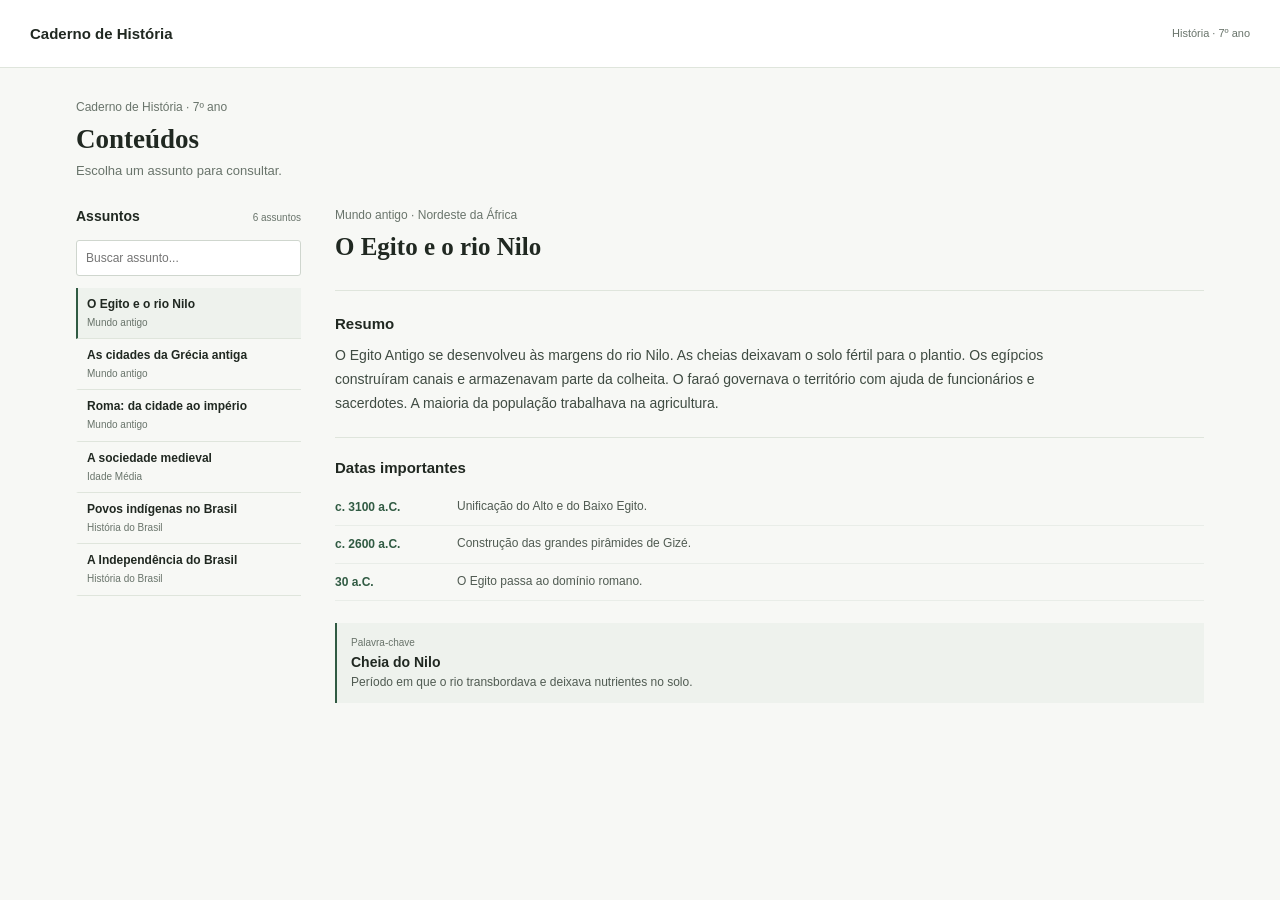
<file: index.html>
<!doctype html>
<html lang="pt-BR">
<head>
  <meta charset="utf-8">
  <meta name="viewport" content="width=device-width, initial-scale=1">
  <meta http-equiv="refresh" content="0; url=html/index.html">
  <title>Abrindo Caderno de História</title>
</head>
<body>
  <p>Abrindo o <a href="html/index.html">Caderno de História</a>...</p>
  <script>window.location.replace("html/index.html");</script>
</body>
</html>
</file>
<file: css/styles.css>
:root {
  color-scheme: light;
  --paper: #f7f8f5;
  --white: #fff;
  --ink: #202821;
  --muted: #69746b;
  --line: #dfe5dc;
  --green: #315b43;
  --green-soft: #e9eee9;
  --orange: #a45137;
  --yellow: #d6b94e;
}

* { box-sizing: border-box; }

body {
  margin: 0;
  background: var(--paper);
  color: var(--ink);
  font-family: Arial, sans-serif;
  font-size: 14px;
  line-height: 1.55;
}

button, input { font: inherit; }
button { color: inherit; }

.topbar {
  min-height: 68px;
  display: flex;
  align-items: center;
  justify-content: space-between;
  gap: 20px;
  padding: 0 max(26px, calc((100vw - 1220px) / 2));
  background: var(--white);
  border-bottom: 1px solid var(--line);
}

.brand { color: var(--ink); font-size: 15px; font-weight: 700; text-decoration: none; }
.topbar-note { color: var(--muted); font-size: 11px; }

.page { width: min(1180px, 100%); margin: 0 auto; padding: 30px 26px 52px; }
.intro { display: flex; align-items: center; justify-content: space-between; gap: 24px; margin-bottom: 25px; }
.eyebrow { margin: 0 0 6px; color: var(--muted); font-size: 12px; }
h1, h2, h3, p { margin-top: 0; }
h1 { margin: 0 0 6px; font: 700 27px/1.2 Georgia, serif; }
.intro-copy { max-width: 610px; margin: 0; color: var(--muted); font-size: 13px; }

.library-layout { display: grid; grid-template-columns: 225px minmax(0, 1fr); gap: 34px; align-items: start; }
.topic-nav { min-width: 0; }
.nav-title-row { display: flex; align-items: baseline; justify-content: space-between; margin: 0 0 12px; }
.nav-title-row h2 { margin: 0; font-size: 14px; }
.nav-title-row span { color: var(--muted); font-size: 10px; }
.search-box { display: block; margin-bottom: 12px; }
.search-box input { width: 100%; height: 36px; padding: 0 9px; border: 1px solid #cfd6ce; border-radius: 3px; outline: none; background: var(--white); color: var(--ink); font-size: 12px; }
.search-box input:focus { border-color: var(--green); }
.topic-list { display: grid; gap: 0; }
.topic-button { display: block; width: 100%; min-height: 48px; padding: 8px 9px; border: 0; border-bottom: 1px solid var(--line); border-left: 2px solid transparent; border-radius: 0; background: transparent; text-align: left; cursor: pointer; }
.topic-button:hover { background: #f0f3ef; }
.topic-button[aria-current="page"] { border-left-color: var(--green); background: #eef2ed; }
.topic-button-title { display: block; font-size: 12px; font-weight: 600; line-height: 1.4; overflow-wrap: anywhere; }
.topic-button-category { display: block; margin-top: 2px; color: var(--muted); font-size: 10px; }
.empty-state { padding: 13px 10px; color: var(--muted); font-size: 12px; }

.article { min-width: 0; }
.article-header { padding: 0 0 20px; border-bottom: 1px solid var(--line); background: transparent; color: var(--ink); }
.article-kicker { margin: 0 0 7px; color: var(--muted); font-size: 12px; }
.article-header h2 { max-width: 660px; margin: 0 0 8px; font: 700 25px/1.2 Georgia, serif; }
.article-body { padding: 21px 0 22px; }
.section-heading { margin: 0 0 9px; font-size: 15px; font-weight: 700; }
.body-copy { max-width: 750px; margin: 0; color: #3f4b42; font-size: 14px; line-height: 1.7; }
.timeline-section { margin-top: 22px; padding-top: 18px; border-top: 1px solid var(--line); }
.timeline { display: grid; grid-template-columns: 1fr; margin-top: 8px; }
.timeline-item { display: grid; grid-template-columns: 110px minmax(0, 1fr); gap: 12px; padding: 9px 0; border-bottom: 1px solid #e9ede8; }
.timeline-date { color: var(--green); font-size: 12px; font-weight: 700; }
.timeline-description { color: #505b52; font-size: 12px; line-height: 1.45; }
.key-concept { display: flex; gap: 12px; margin-top: 22px; padding: 12px 14px; border-left: 2px solid var(--green); background: #eef2ed; }
.concept-symbol { display: none; }
.concept-label { margin: 0 0 3px; color: var(--muted); font-size: 10px; }
.key-concept h3 { margin: 0 0 3px; font: 700 14px Arial, sans-serif; }
.key-concept p:last-child { margin: 0; color: #505b52; font-size: 12px; line-height: 1.5; }
.sr-only { position: absolute; width: 1px; height: 1px; padding: 0; margin: -1px; overflow: hidden; clip: rect(0, 0, 0, 0); white-space: nowrap; border: 0; }
button:focus-visible, input:focus-visible { outline: 3px solid var(--yellow); outline-offset: 2px; }

@media (max-width: 820px) {
  .page { padding: 27px 18px 40px; }
  .library-layout { grid-template-columns: 200px minmax(0, 1fr); gap: 22px; }
}
@media (max-width: 620px) {
  .topbar { min-height: 60px; padding: 0 15px; }
  .brand { font-size: 14px; }
  .topbar-note { font-size: 9px; text-align: right; }
  .page { padding: 24px 14px 34px; }
  .intro { align-items: flex-start; margin-bottom: 20px; }
  h1 { max-width: 330px; font-size: 25px; }
  .intro-copy { max-width: 330px; font-size: 12px; }
  .library-layout { grid-template-columns: 1fr; gap: 15px; }
  .topic-list { grid-template-columns: 1fr; }
  .nav-footnote { margin-top: 8px; }
  .article-header h2 { font-size: 23px; }
  .timeline-item { grid-template-columns: 92px minmax(0, 1fr); gap: 8px; }
}
@media (prefers-reduced-motion: reduce) { *, *::before, *::after { scroll-behavior: auto !important; transition-duration: .01ms !important; } }
</file>
